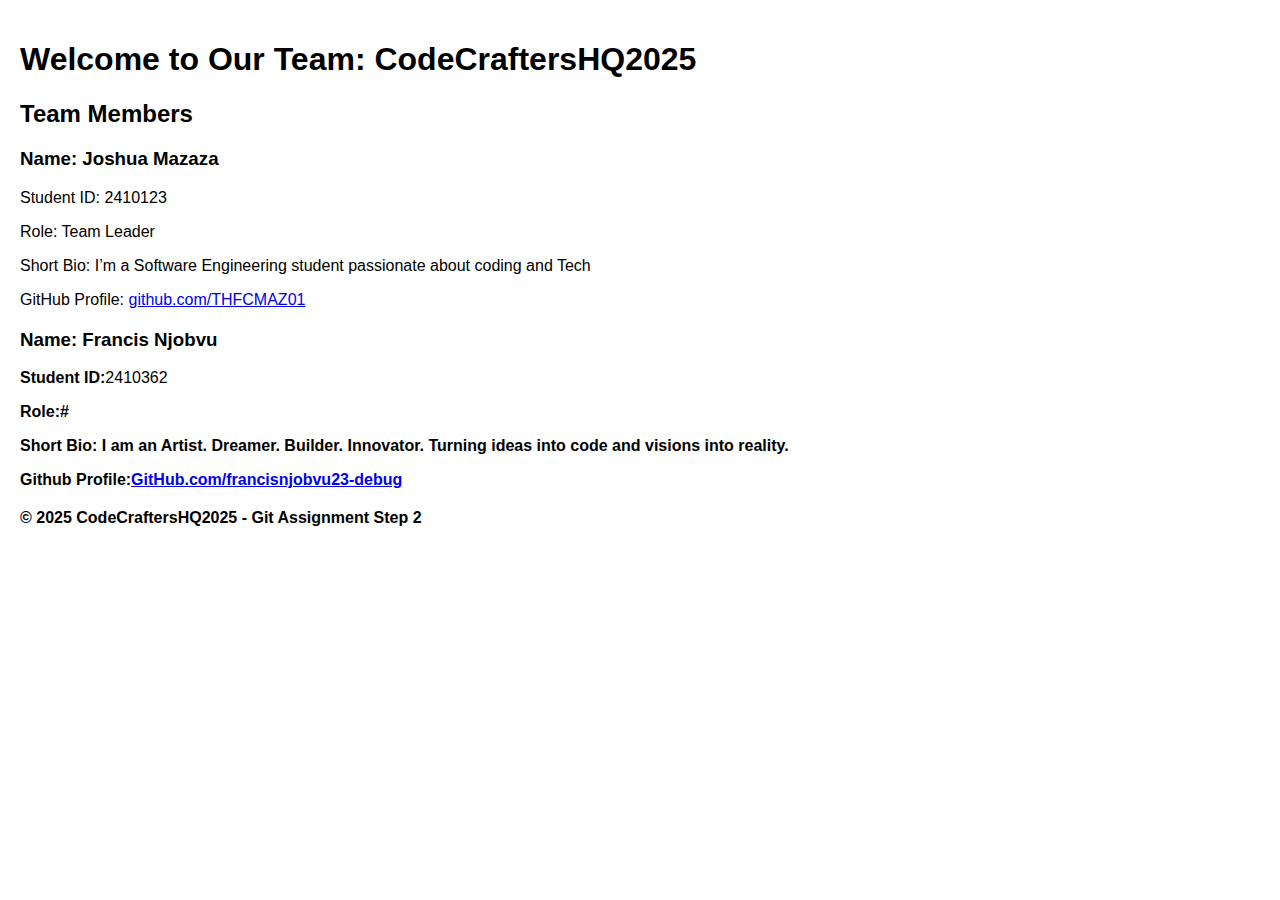
<file: index.html>
<!DOCTYPE html>
<html lang="en">
<head>
    <meta charset="UTF-8">
    <title>Team Landing Page</title>
    <style>
        body { font-family: Arial, sans-serif; margin: 0; padding: 20px; }
        h2{text-alin: center;}
        .team-section { margin: 20px 0; }
        .team-member { border: 1px solid #ccc; padding: 10px; margin: 10px 0; }
    </style>
</head>
<body>
    <header>
        <h1>Welcome to Our Team: CodeCraftersHQ2025</h1>
    </header>
    
    <main>
        <h2>Team Members</h2>
        <section id="team" class="team-section">
                <h3>Name: Joshua Mazaza</h3>
                <p>Student ID: 2410123</p>
                <p>Role: Team Leader</p>
                <p>Short Bio: I’m a Software Engineering student passionate about coding and Tech</p>
                <p>GitHub Profile: <a href="https://github.com/THFCMAZ01">github.com/THFCMAZ01</a></p>
            </div> 
        </section>
        <section id="team" class="team-section">
            <h3><strong>Name:</strong> Francis Njobvu</h3>
            <p><strong>Student ID:</strong>2410362</p>
            <p><strong>Role:<strong>#</p>
            <p><strong>Short Bio:</strong> I am an Artist. Dreamer. Builder. Innovator. Turning ideas into code and visions into reality.</p>
            <p><strong>Github Profile:</strong><a href="https://github.com/francisnjobvu23-debug">GitHub.com/francisnjobvu23-debug</a></p>
            </section>
    </main>
    
    <footer>
        <p>&copy; 2025 CodeCraftersHQ2025 - Git Assignment Step 2</p>
    </footer>
</body>
</html>
</file>
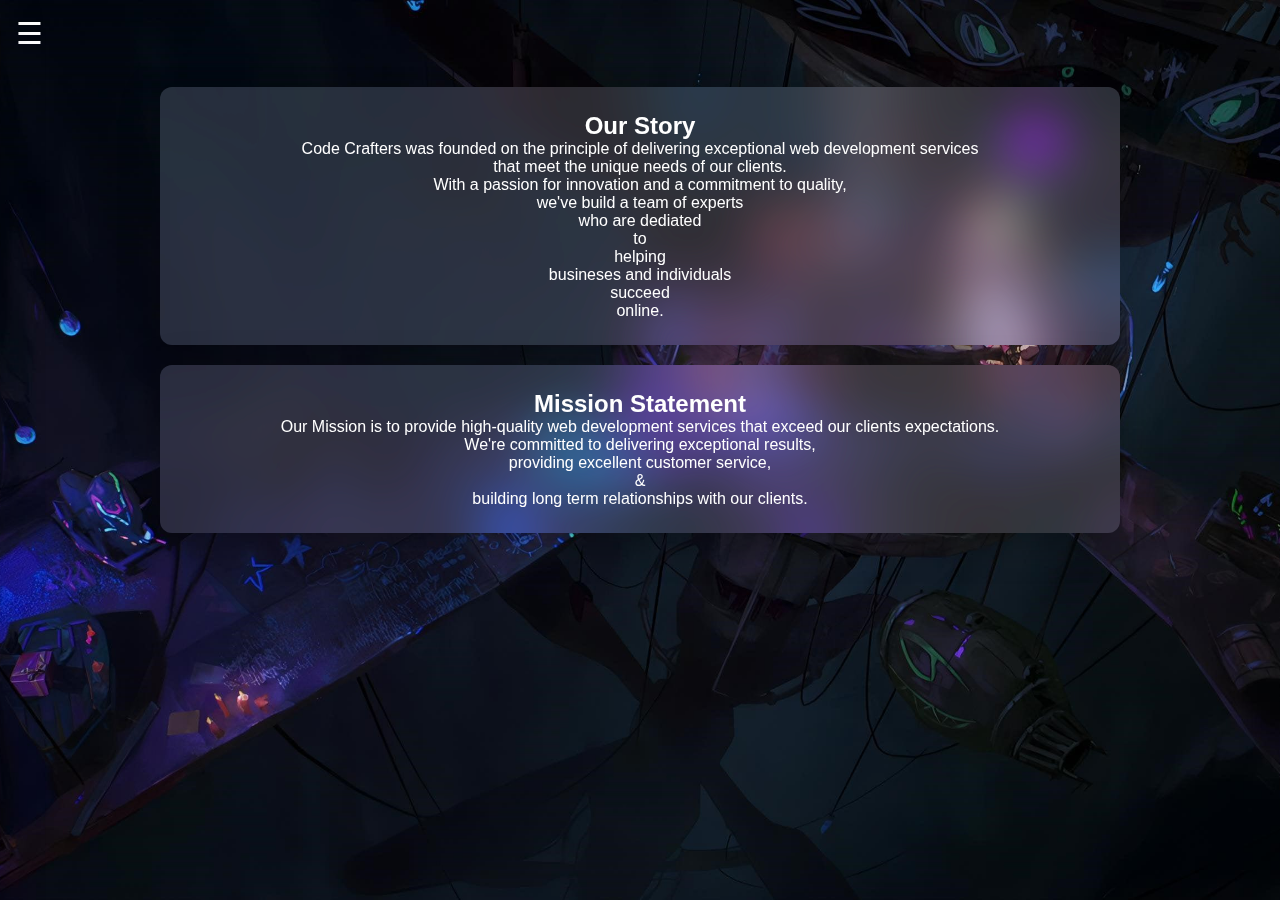
<file: Website/About.html>
<!DOCTYPE html>
<html lang="en">
<head>
  <meta charset="UTF-8" />
  <meta name="viewport" content="width=device-width, initial-scale=1.0"/>
  <title>About</title>
  <link rel="stylesheet" href="About.css" />
</head>
<body>
  <aside id="sidebar" class="sidebar">
    <div class="sidebar-header">
      <h3>Menu</h3>
      <span id="closeSidebar" class="close-btn">&#11013;</span>
    </div>
    <input type="text" placeholder="Search..." class="px-4 py-2 rounded border w-1/3">
    <nav class="sidebar-menu">
      <a href="index.html"><strong>Home</strong></a>
      <a href="Profile.html"><strong>Profile</strong></a>
      <a href="Services.html"><strong>Services</strong></a>
      <a href="About.html"><strong>About</strong></a>
    </nav>
  </aside>
  <div class="main-content">
    <header class="top-header">
      <span id="toggleSidebar" class="hamburger" style="color:white;">&#9776;</span>
      </div>
    </header>
    <div class="container">
<section>
  <h2>Our Story</h2>
  <P>Code Crafters was founded on the principle of delivering exceptional web development services<br>that meet the unique needs of our clients.<br>With a passion for innovation and a commitment to quality,<br>we've build a team of experts<br>who are dediated<br>to<br>helping<br>busineses and individuals<br>succeed<br>online. </p>
</section>
<section>
  <h2>Mission Statement</h2>
  <p>Our Mission is to provide high-quality web development services that exceed our clients expectations.<br>We're committed to delivering exceptional results,<br>providing excellent customer service,<br>&<br>building long term relationships with our clients. </p>
</section>
</div>
  <script src="About.js"></script>
</body>
</html>
</file>
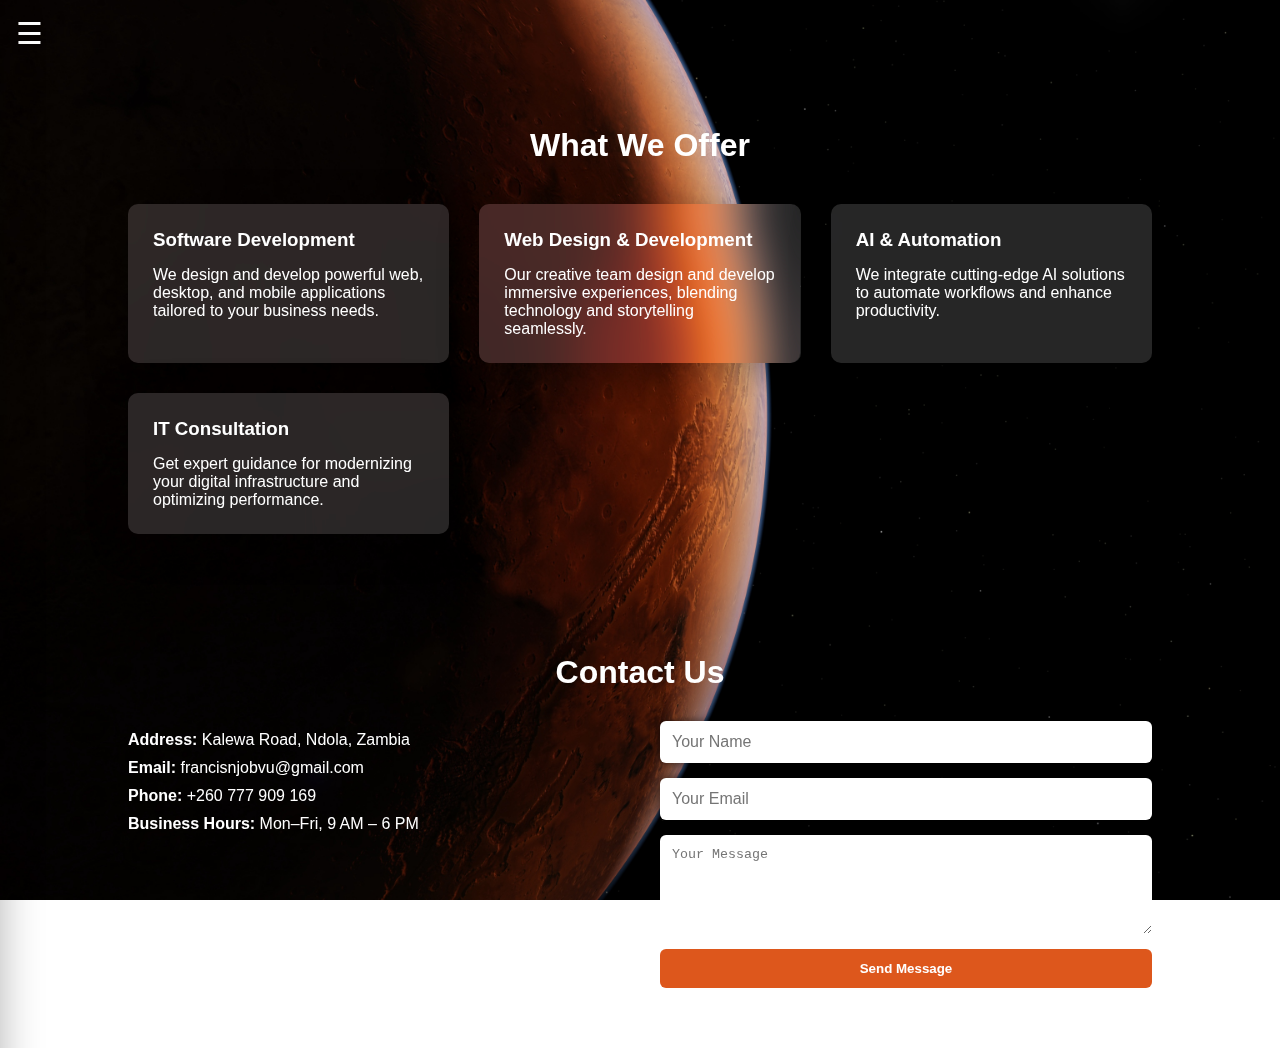
<file: Website/Services.html>
<!DOCTYPE html>
<html lang="en">
<head>
  <meta charset="UTF-8" />
  <meta name="viewport" content="width=device-width, initial-scale=1.0"/>
  <title>Services</title>
  <link rel="stylesheet" href="Services.css" />
</head>
<body>
  <aside id="sidebar" class="sidebar">
    <div class="sidebar-header">
      <h3>Menu</h3>
      <span id="closeSidebar" class="close-btn">&#11013;</span>
    </div>
    <input type="text" placeholder="Search..." class="px-4 py-2 rounded border w-1/3">
    <nav class="sidebar-menu">
      <a href="index.html"><strong>Home</strong></a>
      <a href="Profile.html"><strong>Profile</strong></a>
      <a href="Services.html"><strong>Services</strong></a>
      <a href="About.html"><strong>About</strong></a>
    </nav>
  </aside>
  <div class="main-content">
    <header class="top-header">
      <span id="toggleSidebar" class="hamburger" style="color:white;">&#9776;</span>
      </div>
    </header>
      <section class="services">
        <h2>What We Offer</h2>
        <div class="service-container">
          <div class="service-box">
            <h3>Software Development</h3>
            <p>We design and develop powerful web, desktop, and mobile applications tailored to your business needs.</p>
          </div>

          <div class="service-box">
            <h3>Web Design & Development</h3>
            <p>Our creative team design and develop immersive experiences, blending technology and storytelling seamlessly.</p>
          </div>

          <div class="service-box">
            <h3>AI & Automation</h3>
            <p>We integrate cutting-edge AI solutions to automate workflows and enhance productivity.</p>
          </div>

          <div class="service-box">
            <h3>IT Consultation</h3>
            <p>Get expert guidance for modernizing your digital infrastructure and optimizing performance.</p>
          </div>
        </div>
      </section>
      <section class="contact">
        <h2>Contact Us</h2>
        <div class="contact-container">

          <div class="contact-info">
            <p><strong>Address:</strong> Kalewa Road, Ndola, Zambia</p>
            <p><strong>Email:</strong> francisnjobvu@gmail.com</p>
            <p><strong>Phone:</strong> +260 777 909 169</p>
            <p><strong>Business Hours:</strong> Mon–Fri, 9 AM – 6 PM</p>
          </div>

          <div class="contact-form">
            <form action="#" method="POST">
              <input type="text" name="name" placeholder="Your Name" required>
              <input type="email" name="email" placeholder="Your Email" required>
              <textarea name="message" rows="5" placeholder="Your Message" required></textarea>
              <button type="submit">Send Message</button>
            </form>
          </div>

        </div>
      </section>

  <script src="Services.js"></script>
</body>
</html>
</file>
<file: Website/About.css>
* {
  margin: 0;
  padding: 0;
  box-sizing: border-box;
}
body {
  font-family: 'Segoe UI', sans-serif;
  background-image: url(Photos/hg.jpg);
  background-position: center;
  background-repeat: no-repeat;
  background-size: cover;
  background-attachment: fixed;
  min-height: 100vh;
  opacity: 0;
  transition: opacity 0.9s ease;
}
body.loaded {
  opacity: 1;
}
.sidebar {
  width: 250px;
  color: #eaf4ff;
  position: fixed;
  height: 200%;
  left: -250px;
  top: 0;
  transition: left 0.3s ease;
  z-index: 999;
  padding: 1rem;
  background: rgba(255, 255, 255, 0.15);
  backdrop-filter: blur(25px) saturate(180%);
  box-shadow: 0 8px 40px rgba(0, 0, 0, 0.3);
  transition: all 0.4s ease;
}
.sidebar:hover{
  background: rgba(255, 255, 255, 0.25);
  box-shadow: 0 10px 50px rgba(255, 255, 255, 0.2);
}
.sidebar.show {
  left: 0;
}
.sidebar-header {
  display: flex;
  justify-content: space-between;
  align-items: center;

}
.sidebar-menu a {
  display: block;
  padding: 0.8rem 0;
  color: #eaf4ff;
  text-decoration: none;
  transition: color 0.2s;
}
.sidebar-menu a:hover {
  color: gray;
}
.close-btn {
  font-size: 1.5rem;
  cursor: pointer;
}
input{
  width: 100%;
  padding: 5px;
  border: none;
  border-radius: 10px;
  font-size: 16px;
  box-shadow: 0px 0px 10px rgba(0, 0, 0, 0.6);
}
.top-header {
  background-image: url(Photos/hg.jpg);
  background-position: center;
  background-repeat: no-repeat;
  background-size: cover;
  background-attachment: fixed;
  padding: 1rem;
  display: flex;
  justify-content: space-between;
  align-items: center;
  position: sticky;
  top: 0;
  z-index: 100;
}
.hamburger {
  font-size: 1.9rem;
  cursor: pointer;
}
.container {
  max-width: 1000px;
  margin: auto;
  padding: 20px;
}
section {
  margin-bottom: 20px;
  padding: 25px;
  border-radius: 12px;
  background: rgba(255, 255, 255, 0.15);
  backdrop-filter: blur(25px) saturate(180%);
  box-shadow: 0 8px 40px rgba(0, 0, 0, 0.3);
  transition: all 0.4s ease;
}
section:hover{
  transform: scale(1.05);
  background: rgba(255, 255, 255, 0.25);
  box-shadow: 0 10px 50px rgba(255, 255, 255, 0.2);
}
h2 {
  margin-top: 0;
  color: white;
  text-align: center;
}
p{
  color: white;
  text-align: center;
}
@media (min-width: 768px) {
  .main-content {
    margin-left: 0;
  }
}
</file>
<file: Website/Services.css>
* {
  margin: 0;
  padding: 0;
  box-sizing: border-box;
}
body {
  font-family: 'Segoe UI', sans-serif;
  background-image: url(Photos/hu.jpg);
  background-position: center;
  background-repeat: no-repeat;
  background-size: cover;
  background-attachment: fixed;
  min-height: 100vh;
  opacity: 0;
  transition: opacity 0.9s ease;
}
body.loaded {
  opacity: 1;
}
.sidebar {
  width: 250px;
  color: #eaf4ff;
  position: fixed;
  height: 200%;
  left: -250px;
  top: 0;
  transition: left 0.3s ease;
  z-index: 999;
  padding: 1rem;
  background: rgba(255, 255, 255, 0.15);
  backdrop-filter: blur(25px) saturate(180%);
  box-shadow: 0 8px 40px rgba(0, 0, 0, 0.3);
  transition: all 0.4s ease;
}
.sidebar:hover{
  background: rgba(255, 255, 255, 0.25);
  box-shadow: 0 10px 50px rgba(255, 255, 255, 0.2);
}
.sidebar.show {
  left: 0;
}
.sidebar-header {
  display: fixed;
  justify-content: space-between;
  align-items: center;

}
.sidebar-menu a {
  display: block;
  padding: 0.8rem 0;
  color: #eaf4ff;
  text-decoration: none;
  transition: color 0.2s;
}
.sidebar-menu a:hover {
  color: gray;
}
.close-btn {
  font-size: 1.5rem;
  cursor: pointer;
}
input{
  width: 100%;
  padding: 5px;
  border: none;
  border-radius: 10px;
  font-size: 16px;
  box-shadow: 0px 0px 10px rgba(0, 0, 0, 0.6);
}
.top-header {
  background-image: url(Photos/hu.jpg);
  background-position: center;
  background-repeat: no-repeat;
  background-size: cover;
  background-attachment: fixed;
  padding: 1rem;
  display: flex;
  justify-content: space-between;
  align-items: center;
  position: sticky;
  top: 0;
  z-index: 100;
}
.hamburger {
  font-size: 1.9rem;
  cursor: pointer;
}
.container {
  max-width: 1000px;
  margin: auto;
  padding: 20px;
}
.services {
  padding: 60px 10%;
  background-image: url(Photos/hu.jpg);
  background-position: center;
  background-repeat: no-repeat;
  background-size: cover;
  background-attachment: fixed;
}

.services h2 {
  text-align: center;
  font-size: 2rem;
  color:white;
  margin-bottom: 40px;
}

.service-container {
  display: grid;
  grid-template-columns: repeat(auto-fit, minmax(250px, 1fr));
  gap: 30px;
}

.service-box {
  background: rgba(255, 255, 255, 0.15);
  backdrop-filter: blur(25px) saturate(180%);
  box-shadow: 0 8px 40px rgba(0, 0, 0, 0.3);
  transition: all 0.4s ease;
  border-radius: 10px;
  padding: 25px;
}

.service-box:hover {
  transform: scale(1.05);
  background: rgba(255, 255, 255, 0.25);
  box-shadow: 0 10px 50px rgba(255, 255, 255, 0.2);
}

.service-box h3 {
  color: white;
  margin-bottom: 15px;
}
.service-box P {
  color: white;
}
.contact {
  padding: 60px 10%;
  background-image: url(Photos/hu.jpg);
  background-position: center;
  background-repeat: no-repeat;
  background-size: cover;
  background-attachment: fixed;
  color: #fff;
}

.contact h2 {
  text-align: center;
  margin-bottom: 30px;
  font-size: 2rem;
}

.contact-container {
  display: flex;
  flex-wrap: wrap;
  gap: 40px;
  justify-content: space-between;
}

.contact-info {
  flex: 1;
  min-width: 280px;
}

.contact-info p {
  margin: 10px 0;
}

.contact-form {
  flex: 1;
  min-width: 280px;
}

.contact-form form {
  display: flex;
  flex-direction: column;
}
.contact-form input,
.contact-form textarea {
  padding: 12px;
  margin-bottom: 15px;
  border: none;
  border-radius: 6px;
}

.contact-form button {
  background: #DD571C;
  color: #fff;
  border: none;
  padding: 12px;
  border-radius: 6px;
  cursor: pointer;
  font-weight: bold;
  transition: 0.3s;
}

.contact-form button:hover {
  background: #EC9706;
}
@media (min-width: 768px) {
  .main-content {
    margin-left: 0;
  }
}
</file>
